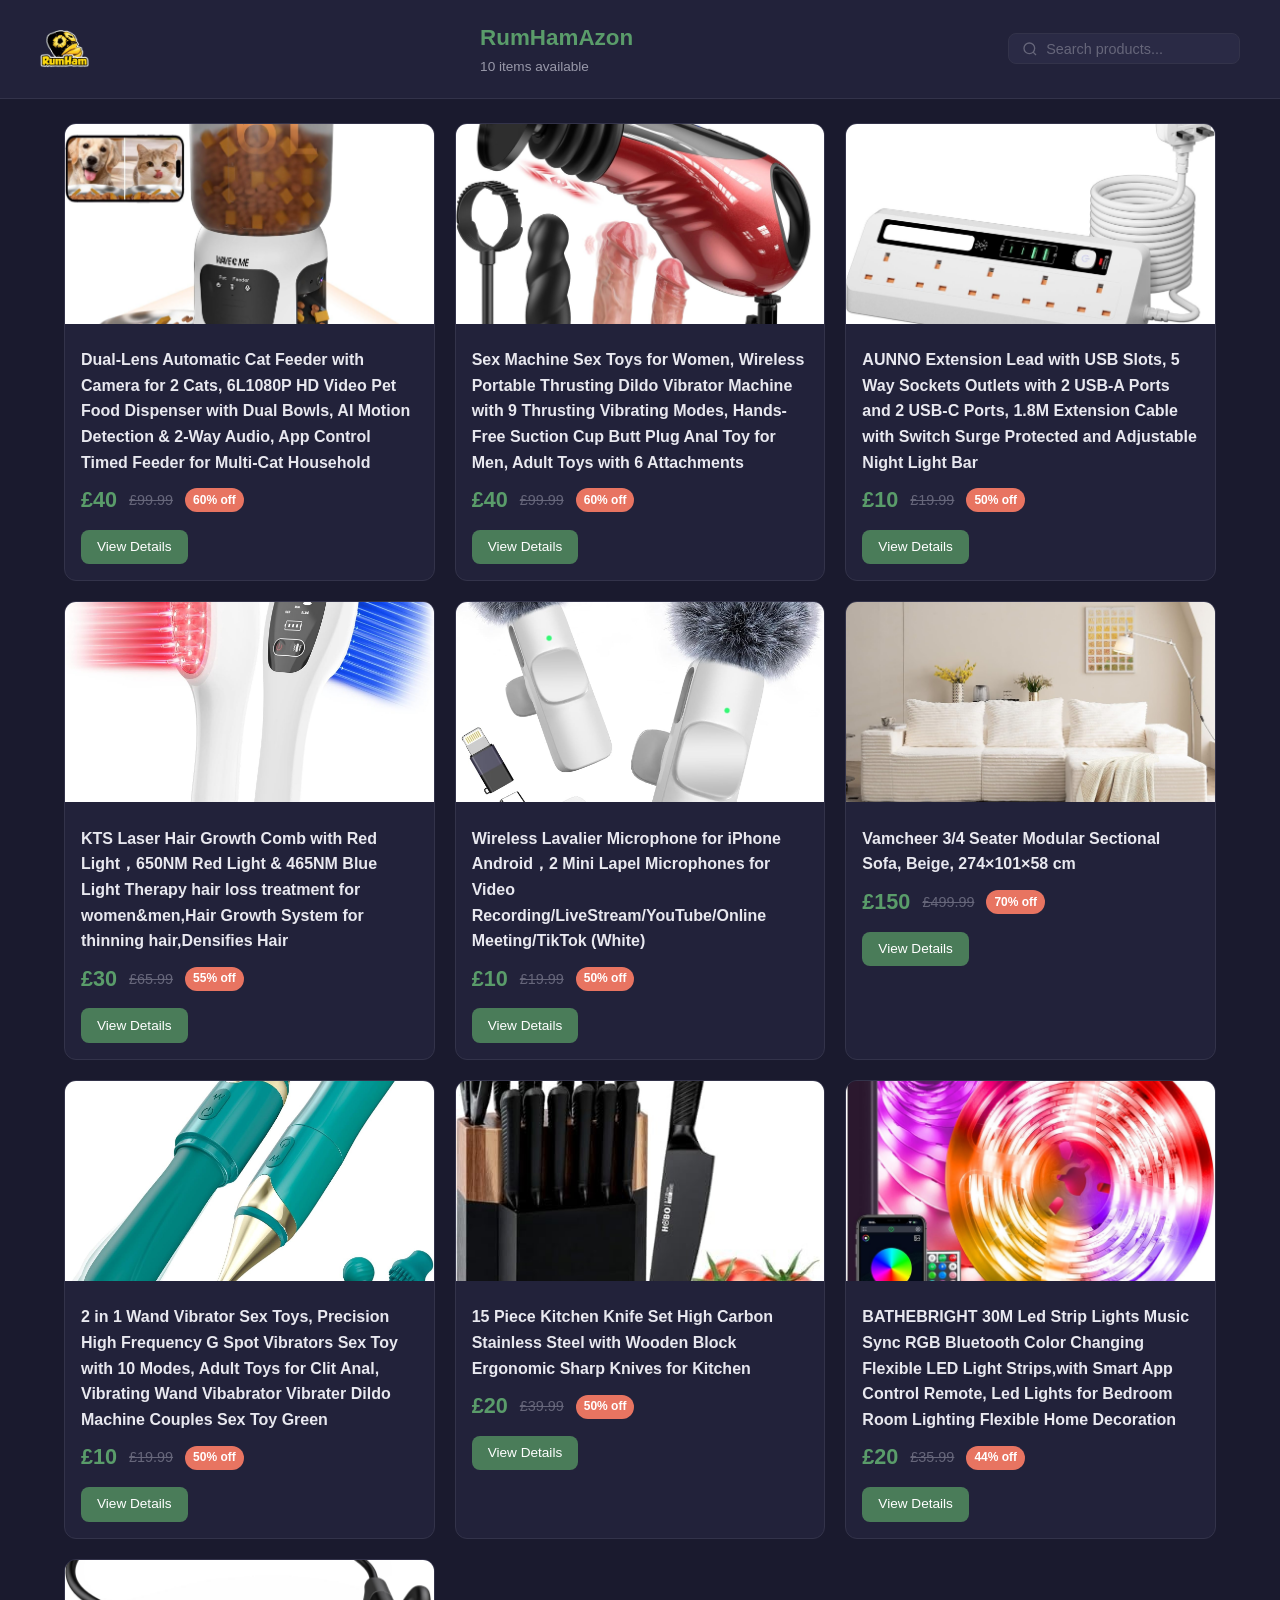
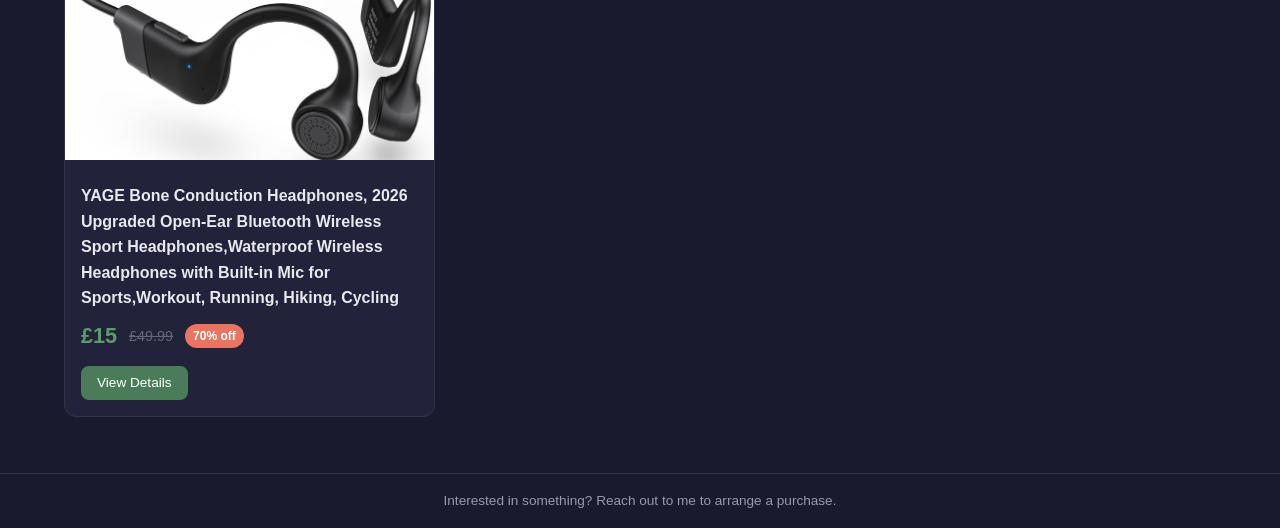
<file: index.html>
<!DOCTYPE html>
<html lang="en">
<head>
  <meta charset="UTF-8">
  <meta name="viewport" content="width=device-width, initial-scale=1.0">
  <title>RumHamAzon</title>
  <link rel="stylesheet" href="style.css">
</head>
<body>
  <header class="header">
    <div class="header-inner">
      <a href="index.html" class="logo-link">
        <img src="logo.png" alt="RumHamAzon" class="site-logo">
      </a>
      <div>
        <div class="site-title">RumHamAzon</div>
        <div class="item-count" id="item-count"></div>
      </div>
      <div class="search-box">
        <svg width="16" height="16" viewBox="0 0 24 24" fill="none" stroke="currentColor" stroke-width="2"><circle cx="11" cy="11" r="8"/><path d="m21 21-4.3-4.3"/></svg>
        <input type="search" id="search" placeholder="Search products...">
      </div>
    </div>
  </header>

  <div class="container">
    <div class="loading" id="loading">Loading products...</div>
    <div class="product-grid" id="product-grid"></div>
    <div class="empty-state" id="empty-state" style="display:none">
      <p>No products found</p>
      <p>Try a different search term</p>
    </div>
  </div>

  <div class="contact-bar">
    Interested in something? Reach out to me to arrange a purchase.
  </div>

  <script src="store.js"></script>
</body>
</html>
</file>
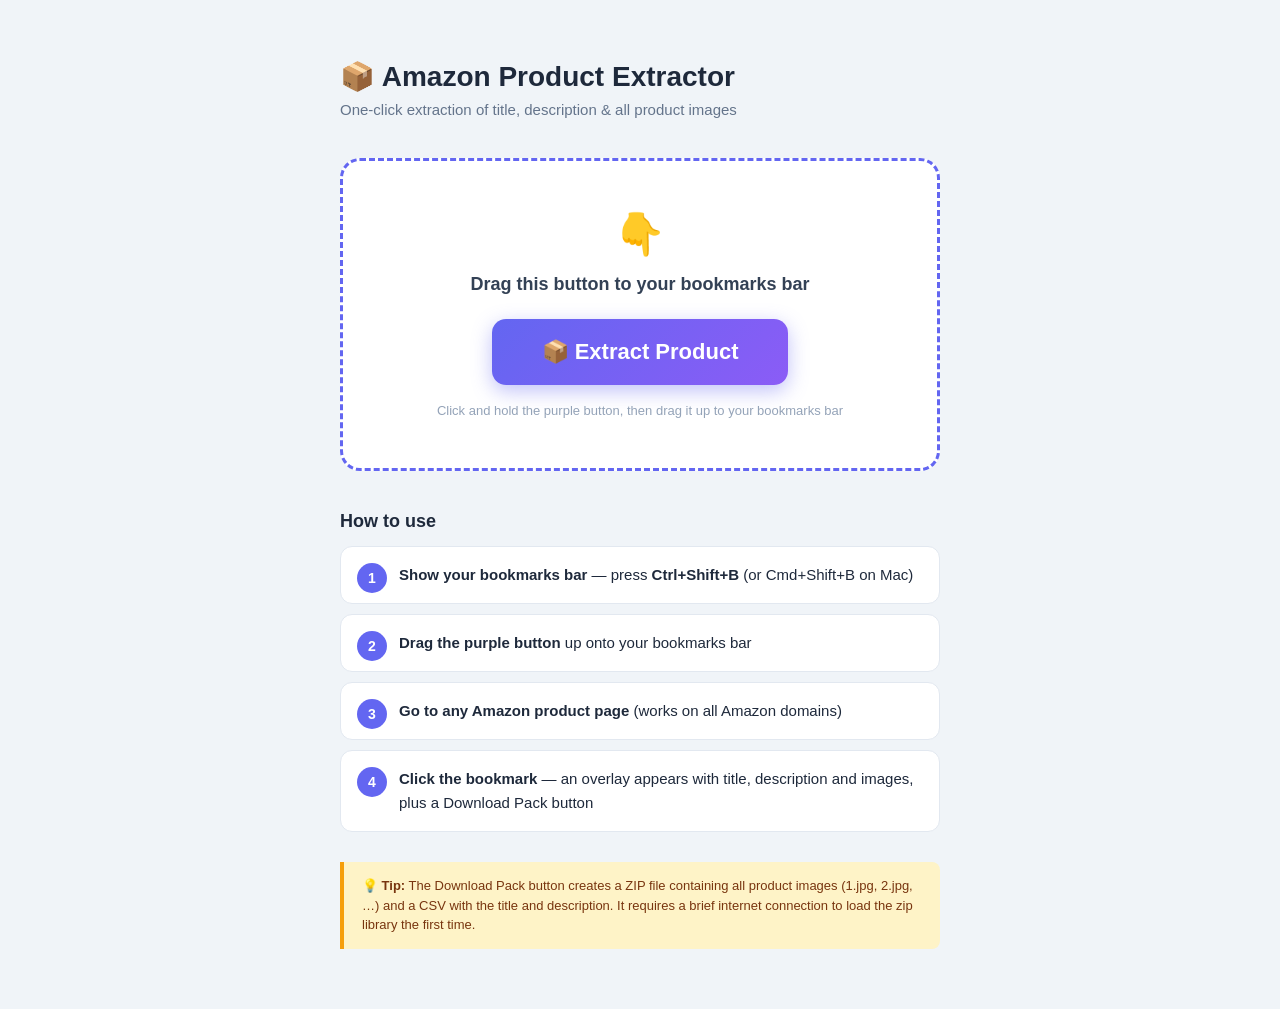
<file: (new) Amazon Extractor.html>
<!DOCTYPE html>
<html lang="en">
<head>
<meta charset="UTF-8">
<title>Amazon Product Extractor</title>
<style>
* { margin: 0; padding: 0; box-sizing: border-box; }
body {
  font-family: -apple-system, BlinkMacSystemFont, 'Segoe UI', Roboto, sans-serif;
  background: #f0f4f8;
  color: #1e293b;
  min-height: 100vh;
  display: flex;
  justify-content: center;
  padding: 60px 20px;
}
.wrap { max-width: 600px; width: 100%; }
h1 { font-size: 28px; margin-bottom: 8px; }
.sub { color: #64748b; font-size: 15px; margin-bottom: 40px; }

.drag-box {
  background: #fff;
  border: 3px dashed #6366f1;
  border-radius: 20px;
  padding: 50px 30px;
  text-align: center;
  margin-bottom: 40px;
}
.drag-box p {
  font-size: 18px;
  font-weight: 600;
  margin-bottom: 24px;
  color: #334155;
}
.drag-box .arrow {
  font-size: 40px;
  display: block;
  margin-bottom: 16px;
  animation: bob 1.2s ease-in-out infinite;
}
@keyframes bob {
  0%,100% { transform: translateY(0); }
  50% { transform: translateY(-10px); }
}

#bookmarklet-link {
  display: inline-block;
  background: linear-gradient(135deg, #6366f1, #8b5cf6);
  color: #fff;
  font-size: 22px;
  font-weight: 800;
  padding: 20px 50px;
  border-radius: 14px;
  text-decoration: none;
  cursor: grab;
  box-shadow: 0 6px 20px rgba(99,102,241,0.4);
  transition: transform .15s;
}
#bookmarklet-link:hover { transform: scale(1.06); }
#bookmarklet-link:active { cursor: grabbing; }

.hint { display: block; margin-top: 18px; font-size: 13px; color: #94a3b8; }

h2 { font-size: 18px; margin-bottom: 14px; }
ol.steps { list-style: none; counter-reset: s; margin-bottom: 30px; }
ol.steps li {
  counter-increment: s;
  background: #fff;
  border: 1px solid #e2e8f0;
  border-radius: 12px;
  padding: 16px 16px 16px 58px;
  margin-bottom: 10px;
  position: relative;
  font-size: 15px;
  line-height: 1.6;
}
ol.steps li::before {
  content: counter(s);
  position: absolute; left: 16px; top: 16px;
  width: 30px; height: 30px;
  background: #6366f1; color: #fff;
  border-radius: 50%;
  display: flex; align-items: center; justify-content: center;
  font-weight: 700; font-size: 14px;
}

.note {
  background: #fef3c7; border-left: 4px solid #f59e0b;
  border-radius: 0 8px 8px 0;
  padding: 14px 18px; font-size: 13px; color: #78350f; line-height: 1.5;
}
</style>
</head>
<body>
<div class="wrap">

<h1>📦 Amazon Product Extractor</h1>
<p class="sub">One-click extraction of title, description &amp; all product images</p>

<div class="drag-box">
  <span class="arrow">👇</span>
  <p>Drag this button to your bookmarks bar</p>
  <a id="bookmarklet-link" href="#">📦 Extract Product</a>
  <span class="hint">Click and hold the purple button, then drag it up to your bookmarks bar</span>
</div>

<h2>How to use</h2>
<ol class="steps">
  <li><strong>Show your bookmarks bar</strong> — press <strong>Ctrl+Shift+B</strong> (or Cmd+Shift+B on Mac)</li>
  <li><strong>Drag the purple button</strong> up onto your bookmarks bar</li>
  <li><strong>Go to any Amazon product page</strong> (works on all Amazon domains)</li>
  <li><strong>Click the bookmark</strong> — an overlay appears with title, description and images, plus a Download Pack button</li>
</ol>

<div class="note">
  <strong>💡 Tip:</strong> The Download Pack button creates a ZIP file containing all product images (1.jpg, 2.jpg, …) and a CSV with the title and description. It requires a brief internet connection to load the zip library the first time.
</div>

</div>

<script>
var code = function(){

  /* ---- EXTRACT TITLE ---- */
  var title = '';
  var el = document.getElementById('productTitle');
  if (el) title = el.innerText.trim();

  /* ---- EXTRACT DESCRIPTION ---- */
  var desc = '';
  var fb = document.getElementById('feature-bullets');
  if (fb) {
    var items = fb.querySelectorAll('li .a-list-item');
    var pts = [];
    for (var i = 0; i < items.length; i++) {
      var tx = items[i].innerText.trim();
      if (tx && tx.length > 2) pts.push(tx);
    }
    desc = pts.join('\n');
  }
  if (!desc) {
    var pd = document.getElementById('productDescription');
    if (pd) desc = pd.innerText.trim();
  }

  /* ---- EXTRACT IMAGES ---- */
  var imgs = [];
  var seen = {};

  function extractArray(text, startIdx) {
    if (text.charAt(startIdx) !== '[') return null;
    var depth = 0;
    for (var i = startIdx; i < text.length && i < startIdx + 50000; i++) {
      if (text.charAt(i) === '[') depth++;
      else if (text.charAt(i) === ']') { depth--; if (depth === 0) return text.substring(startIdx, i + 1); }
    }
    return null;
  }

  /* Method 1: colorImages.initial */
  var scripts = document.querySelectorAll('script:not([src])');
  for (var i = 0; i < scripts.length; i++) {
    var txt = scripts[i].textContent || '';
    var ciIdx = txt.indexOf('colorImages');
    if (ciIdx === -1) continue;
    var iniIdx = txt.indexOf('initial', ciIdx);
    if (iniIdx === -1 || iniIdx > ciIdx + 200) continue;
    var bracketIdx = txt.indexOf('[', iniIdx);
    if (bracketIdx === -1 || bracketIdx > iniIdx + 50) continue;
    var arrStr = extractArray(txt, bracketIdx);
    if (!arrStr) continue;
    try {
      var arr = JSON.parse(arrStr);
      for (var j = 0; j < arr.length; j++) {
        var u = arr[j].hiRes || arr[j].large;
        if (u && !seen[u]) { seen[u] = 1; imgs.push(u); }
      }
    } catch(e){}
    if (imgs.length > 0) break;
  }

  /* Method 2: ImageBlockATF */
  if (imgs.length === 0) {
    for (var i = 0; i < scripts.length; i++) {
      var txt = scripts[i].textContent || '';
      var ibIdx = txt.indexOf('ImageBlockATF');
      if (ibIdx === -1) continue;
      var ciIdx2 = txt.indexOf('colorImages', ibIdx);
      if (ciIdx2 > -1 && ciIdx2 < ibIdx + 5000) {
        var iniIdx2 = txt.indexOf('initial', ciIdx2);
        if (iniIdx2 > -1 && iniIdx2 < ciIdx2 + 200) {
          var bIdx2 = txt.indexOf('[', iniIdx2);
          if (bIdx2 > -1 && bIdx2 < iniIdx2 + 50) {
            var arrStr2 = extractArray(txt, bIdx2);
            if (arrStr2) {
              try {
                var arr2 = JSON.parse(arrStr2);
                for (var j = 0; j < arr2.length; j++) {
                  var u2 = arr2[j].hiRes || arr2[j].large;
                  if (u2 && !seen[u2]) { seen[u2] = 1; imgs.push(u2); }
                }
              } catch(e){}
            }
          }
        }
      }
      if (imgs.length > 0) break;
    }
  }

  /* Method 3: thumbnail strip */
  if (imgs.length === 0) {
    var thumbs = document.querySelectorAll('#altImages .imageThumbnail img, #altImages .a-button-thumbnail img');
    for (var i = 0; i < thumbs.length; i++) {
      var s = thumbs[i].src || '';
      if (s.indexOf('images/I/') > -1) {
        var big = s.replace(/\._[A-Za-z0-9_,]+_\./, '._AC_SL1500_.');
        if (!seen[big]) { seen[big] = 1; imgs.push(big); }
      }
    }
  }

  /* Method 4: landingImage fallback */
  if (imgs.length === 0) {
    var mainImg = document.getElementById('landingImage') || document.getElementById('imgBlkFront');
    if (mainImg) {
      var dyn = mainImg.getAttribute('data-a-dynamic-image');
      if (dyn) {
        try {
          var obj = JSON.parse(dyn);
          var bestUrl = ''; var bestW = 0;
          for (var u in obj) { if (obj[u][0] > bestW) { bestW = obj[u][0]; bestUrl = u; } }
          if (bestUrl) imgs.push(bestUrl);
        } catch(e){}
      } else if (mainImg.src) {
        imgs.push(mainImg.src);
      }
    }
  }

  if (!title && imgs.length === 0) {
    alert('No product data found. Make sure you are on an Amazon product page.');
    return;
  }

  /* ---- DOWNLOAD PACK ---- */
  window.__amzDlPack = function() {
    var btn = document.getElementById('dlPackBtn');
    btn.textContent = 'Loading…';
    btn.disabled = true;

    function doZip() {
      var zip = new JSZip();

      /* CSV — Title and Description only */
      function sanitiseCsvField(str) {
        return str
          .replace(/\r\n/g, ' | ')   /* Windows newlines → separator */
          .replace(/\r/g, ' | ')      /* old Mac newlines */
          .replace(/\n/g, ' | ')      /* Unix newlines */
          .replace(/\t/g, ' ')        /* tabs → space */
          .replace(/[\x00-\x08\x0B\x0C\x0E-\x1F\x7F]/g, '') /* strip other control chars */
          .replace(/"/g, '""')        /* escape double-quotes */
          .trim();
      }
      var csvTitle = sanitiseCsvField(title);
      var csvDesc = sanitiseCsvField(desc);
      var csv = '"Title","Description"\n"' + csvTitle + '","' + csvDesc + '"';
      zip.file('product.csv', csv);

      /* Images */
      var total = imgs.length;
      if (total === 0) {
        zip.generateAsync({type:'blob'}).then(function(blob){
          var a = document.createElement('a');
          a.href = URL.createObjectURL(blob);
          a.download = 'amazon-product-pack.zip';
          document.body.appendChild(a); a.click(); document.body.removeChild(a);
          btn.textContent = '✅ Pack downloaded!';
          btn.disabled = false;
        });
        return;
      }

      var done = 0;
      function checkDone() {
        done++;
        btn.textContent = 'Packing ' + done + '/' + total + '…';
        if (done === total) {
          zip.generateAsync({type:'blob'}).then(function(blob){
            var a = document.createElement('a');
            a.href = URL.createObjectURL(blob);
            a.download = 'amazon-product-pack.zip';
            document.body.appendChild(a); a.click(); document.body.removeChild(a);
            btn.textContent = '✅ Pack downloaded!';
            btn.disabled = false;
          });
        }
      }

      imgs.forEach(function(url, idx) {
        var img = new Image();
        img.crossOrigin = 'anonymous';
        img.onload = function() {
          try {
            var c = document.createElement('canvas');
            c.width = img.naturalWidth; c.height = img.naturalHeight;
            c.getContext('2d').drawImage(img, 0, 0);
            c.toBlob(function(blob) {
              var reader = new FileReader();
              reader.onload = function() {
                var b64 = reader.result.split(',')[1];
                zip.file((idx + 1) + '.jpg', b64, {base64: true});
                checkDone();
              };
              reader.readAsDataURL(blob);
            }, 'image/jpeg', 0.95);
          } catch(e) { checkDone(); }
        };
        img.onerror = function() { checkDone(); };
        img.src = url;
      });
    }

    /* Load JSZip from CDN if not already present */
    if (typeof JSZip !== 'undefined') {
      doZip();
    } else {
      var s = document.createElement('script');
      s.src = 'https://cdnjs.cloudflare.com/ajax/libs/jszip/3.10.1/jszip.min.js';
      s.onload = doZip;
      s.onerror = function() {
        btn.textContent = '⬇ Download Pack';
        btn.disabled = false;
        alert('Could not load zip library. Please check your internet connection.');
      };
      document.head.appendChild(s);
    }
  };

  /* ---- BUILD OVERLAY ---- */
  var old = document.getElementById('amzExtOverlay');
  if (old) old.remove();

  var ov = document.createElement('div');
  ov.id = 'amzExtOverlay';
  ov.style.cssText = 'position:fixed;top:0;left:0;width:100%;height:100%;background:rgba(15,23,42,.95);z-index:999999;overflow-y:auto;font-family:-apple-system,BlinkMacSystemFont,Segoe UI,Roboto,sans-serif;color:#e2e8f0';

  var h = '<div style="max-width:850px;margin:0 auto;padding:30px 20px">';

  /* Close button */
  h += '<div style="text-align:right"><button onclick="document.getElementById(\'amzExtOverlay\').remove()" style="background:#ef4444;color:#fff;border:none;padding:10px 24px;border-radius:8px;font-size:16px;font-weight:700;cursor:pointer">\u2715 Close</button></div>';

  /* Title */
  h += '<h1 style="font-size:22px;color:#fff;margin:20px 0 6px">Product Title</h1>';
  h += '<div style="background:#1e293b;padding:16px;border-radius:10px;margin-bottom:20px;font-size:15px;line-height:1.5;word-break:break-word">' + (title || '<em>Not found</em>') + '</div>';

  /* Description */
  h += '<h2 style="font-size:18px;color:#fff;margin:20px 0 6px">Description</h2>';
  var descHtml = desc ? desc.replace(/&/g,'&amp;').replace(/</g,'&lt;').replace(/\n/g,'<br>') : '<em>Not found</em>';
  h += '<div style="background:#1e293b;padding:16px;border-radius:10px;margin-bottom:20px;font-size:14px;line-height:1.6">' + descHtml + '</div>';

  /* Images */
  h += '<h2 style="font-size:18px;color:#fff;margin:20px 0 10px">Product Images (' + imgs.length + ')</h2>';

  if (imgs.length > 0) {
    /* Download Pack button */
    h += '<div style="margin-bottom:20px">';
    h += '<button id="dlPackBtn" onclick="window.__amzDlPack()" style="background:#10b981;color:#fff;border:none;padding:12px 28px;border-radius:8px;cursor:pointer;font-size:15px;font-weight:700">\u2b07 Download Pack (' + imgs.length + ' images + CSV)</button>';
    h += '</div>';

    /* Individual image previews */
    for (var i = 0; i < imgs.length; i++) {
      var imgUrl = imgs[i];
      h += '<div style="background:#1e293b;border-radius:12px;padding:16px;margin-bottom:12px">';
      h += '<div style="font-size:14px;font-weight:700;color:#818cf8;margin-bottom:8px">Image ' + (i+1) + ' of ' + imgs.length + '</div>';
      h += '<img src="' + imgUrl + '" style="max-width:100%;max-height:300px;border-radius:8px;display:block" />';
      h += '</div>';
    }
  } else {
    h += '<p style="color:#94a3b8">No images found</p>';
  }

  h += '</div>';
  ov.innerHTML = h;
  document.body.appendChild(ov);
};

var js = '(' + code.toString() + ')()';
document.getElementById('bookmarklet-link').href = 'javascript:' + encodeURIComponent(js);
</script>
</body>
</html>
</file>
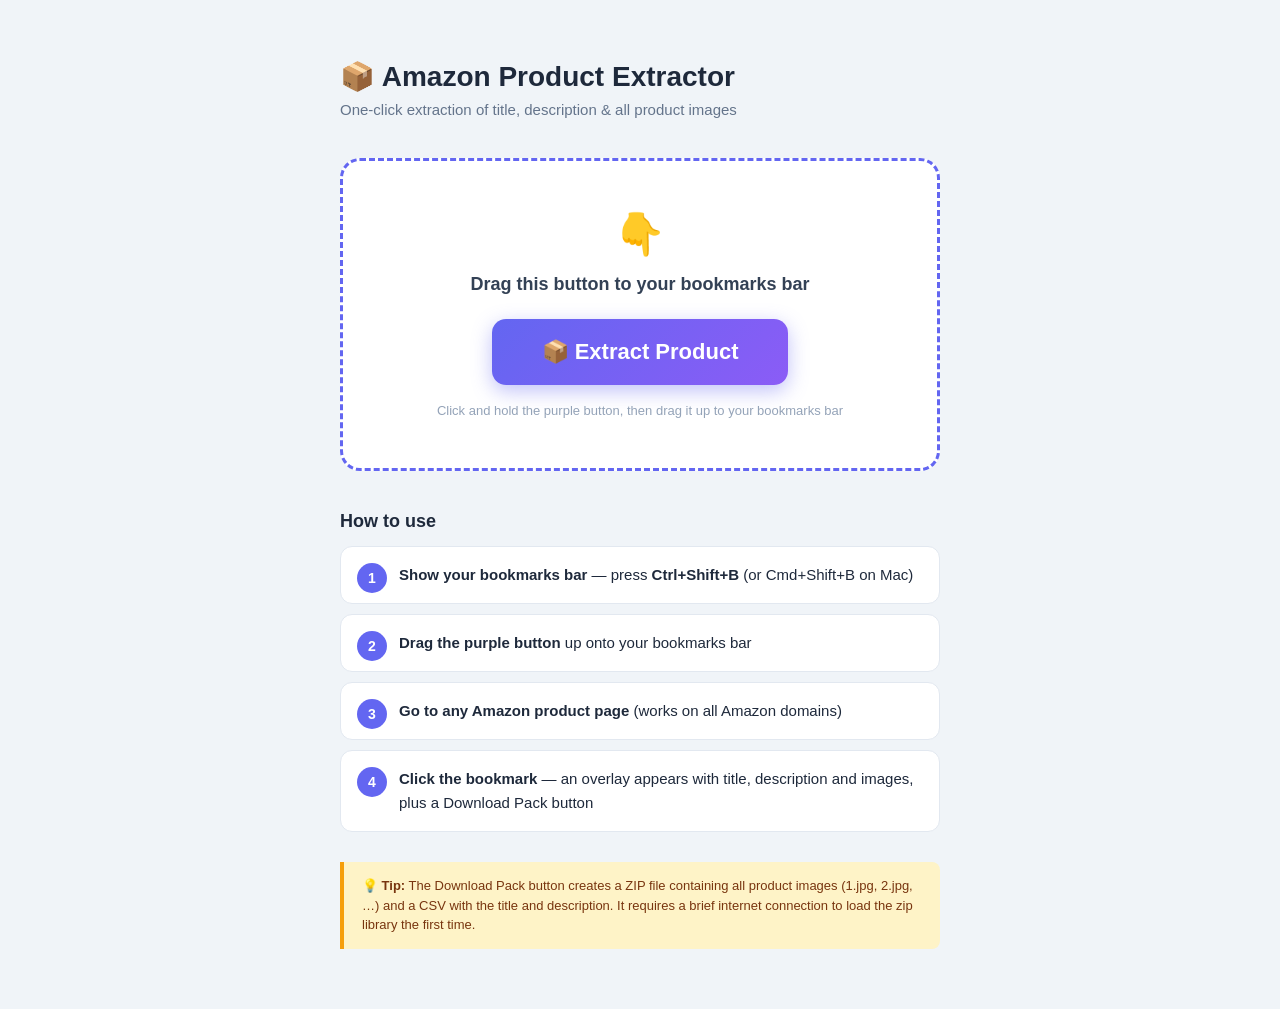
<file: (old) Amazon Extractor.html>
<!DOCTYPE html>
<html lang="en">
<head>
<meta charset="UTF-8">
<title>Amazon Product Extractor</title>
<style>
* { margin: 0; padding: 0; box-sizing: border-box; }
body {
  font-family: -apple-system, BlinkMacSystemFont, 'Segoe UI', Roboto, sans-serif;
  background: #f0f4f8;
  color: #1e293b;
  min-height: 100vh;
  display: flex;
  justify-content: center;
  padding: 60px 20px;
}
.wrap { max-width: 600px; width: 100%; }
h1 { font-size: 28px; margin-bottom: 8px; }
.sub { color: #64748b; font-size: 15px; margin-bottom: 40px; }

.drag-box {
  background: #fff;
  border: 3px dashed #6366f1;
  border-radius: 20px;
  padding: 50px 30px;
  text-align: center;
  margin-bottom: 40px;
}
.drag-box p {
  font-size: 18px;
  font-weight: 600;
  margin-bottom: 24px;
  color: #334155;
}
.drag-box .arrow {
  font-size: 40px;
  display: block;
  margin-bottom: 16px;
  animation: bob 1.2s ease-in-out infinite;
}
@keyframes bob {
  0%,100% { transform: translateY(0); }
  50% { transform: translateY(-10px); }
}

#bookmarklet-link {
  display: inline-block;
  background: linear-gradient(135deg, #6366f1, #8b5cf6);
  color: #fff;
  font-size: 22px;
  font-weight: 800;
  padding: 20px 50px;
  border-radius: 14px;
  text-decoration: none;
  cursor: grab;
  box-shadow: 0 6px 20px rgba(99,102,241,0.4);
  transition: transform .15s;
}
#bookmarklet-link:hover { transform: scale(1.06); }
#bookmarklet-link:active { cursor: grabbing; }

.hint { display: block; margin-top: 18px; font-size: 13px; color: #94a3b8; }

h2 { font-size: 18px; margin-bottom: 14px; }
ol.steps { list-style: none; counter-reset: s; margin-bottom: 30px; }
ol.steps li {
  counter-increment: s;
  background: #fff;
  border: 1px solid #e2e8f0;
  border-radius: 12px;
  padding: 16px 16px 16px 58px;
  margin-bottom: 10px;
  position: relative;
  font-size: 15px;
  line-height: 1.6;
}
ol.steps li::before {
  content: counter(s);
  position: absolute; left: 16px; top: 16px;
  width: 30px; height: 30px;
  background: #6366f1; color: #fff;
  border-radius: 50%;
  display: flex; align-items: center; justify-content: center;
  font-weight: 700; font-size: 14px;
}

.note {
  background: #fef3c7; border-left: 4px solid #f59e0b;
  border-radius: 0 8px 8px 0;
  padding: 14px 18px; font-size: 13px; color: #78350f; line-height: 1.5;
}
</style>
</head>
<body>
<div class="wrap">

<h1>📦 Amazon Product Extractor</h1>
<p class="sub">One-click extraction of title, description &amp; all product images</p>

<div class="drag-box">
  <span class="arrow">👇</span>
  <p>Drag this button to your bookmarks bar</p>
  <a id="bookmarklet-link" href="#">📦 Extract Product</a>
  <span class="hint">Click and hold the purple button, then drag it up to your bookmarks bar</span>
</div>

<h2>How to use</h2>
<ol class="steps">
  <li><strong>Show your bookmarks bar</strong> — press <strong>Ctrl+Shift+B</strong> (or Cmd+Shift+B on Mac)</li>
  <li><strong>Drag the purple button</strong> up onto your bookmarks bar</li>
  <li><strong>Go to any Amazon product page</strong> (works on all Amazon domains)</li>
  <li><strong>Click the bookmark</strong> — an overlay appears with title, description and images, plus a Download Pack button</li>
</ol>

<div class="note">
  <strong>💡 Tip:</strong> The Download Pack button creates a ZIP file containing all product images (1.jpg, 2.jpg, …) and a CSV with the title and description. It requires a brief internet connection to load the zip library the first time.
</div>

</div>

<script>
var code = function(){

  /* ---- EXTRACT TITLE ---- */
  var title = '';
  var el = document.getElementById('productTitle');
  if (el) title = el.innerText.trim();

  /* ---- EXTRACT DESCRIPTION ---- */
  var desc = '';
  var fb = document.getElementById('feature-bullets');
  if (fb) {
    var items = fb.querySelectorAll('li .a-list-item');
    var pts = [];
    for (var i = 0; i < items.length; i++) {
      var tx = items[i].innerText.trim();
      if (tx && tx.length > 2) pts.push(tx);
    }
    desc = pts.join('\n');
  }
  if (!desc) {
    var pd = document.getElementById('productDescription');
    if (pd) desc = pd.innerText.trim();
  }

  /* ---- EXTRACT IMAGES ---- */
  var imgs = [];
  var seen = {};

  function extractArray(text, startIdx) {
    if (text.charAt(startIdx) !== '[') return null;
    var depth = 0;
    for (var i = startIdx; i < text.length && i < startIdx + 50000; i++) {
      if (text.charAt(i) === '[') depth++;
      else if (text.charAt(i) === ']') { depth--; if (depth === 0) return text.substring(startIdx, i + 1); }
    }
    return null;
  }

  /* Method 1: colorImages.initial */
  var scripts = document.querySelectorAll('script:not([src])');
  for (var i = 0; i < scripts.length; i++) {
    var txt = scripts[i].textContent || '';
    var ciIdx = txt.indexOf('colorImages');
    if (ciIdx === -1) continue;
    var iniIdx = txt.indexOf('initial', ciIdx);
    if (iniIdx === -1 || iniIdx > ciIdx + 200) continue;
    var bracketIdx = txt.indexOf('[', iniIdx);
    if (bracketIdx === -1 || bracketIdx > iniIdx + 50) continue;
    var arrStr = extractArray(txt, bracketIdx);
    if (!arrStr) continue;
    try {
      var arr = JSON.parse(arrStr);
      for (var j = 0; j < arr.length; j++) {
        var u = arr[j].hiRes || arr[j].large;
        if (u && !seen[u]) { seen[u] = 1; imgs.push(u); }
      }
    } catch(e){}
    if (imgs.length > 0) break;
  }

  /* Method 2: ImageBlockATF */
  if (imgs.length === 0) {
    for (var i = 0; i < scripts.length; i++) {
      var txt = scripts[i].textContent || '';
      var ibIdx = txt.indexOf('ImageBlockATF');
      if (ibIdx === -1) continue;
      var ciIdx2 = txt.indexOf('colorImages', ibIdx);
      if (ciIdx2 > -1 && ciIdx2 < ibIdx + 5000) {
        var iniIdx2 = txt.indexOf('initial', ciIdx2);
        if (iniIdx2 > -1 && iniIdx2 < ciIdx2 + 200) {
          var bIdx2 = txt.indexOf('[', iniIdx2);
          if (bIdx2 > -1 && bIdx2 < iniIdx2 + 50) {
            var arrStr2 = extractArray(txt, bIdx2);
            if (arrStr2) {
              try {
                var arr2 = JSON.parse(arrStr2);
                for (var j = 0; j < arr2.length; j++) {
                  var u2 = arr2[j].hiRes || arr2[j].large;
                  if (u2 && !seen[u2]) { seen[u2] = 1; imgs.push(u2); }
                }
              } catch(e){}
            }
          }
        }
      }
      if (imgs.length > 0) break;
    }
  }

  /* Method 3: thumbnail strip */
  if (imgs.length === 0) {
    var thumbs = document.querySelectorAll('#altImages .imageThumbnail img, #altImages .a-button-thumbnail img');
    for (var i = 0; i < thumbs.length; i++) {
      var s = thumbs[i].src || '';
      if (s.indexOf('images/I/') > -1) {
        var big = s.replace(/\._[A-Za-z0-9_,]+_\./, '._AC_SL1500_.');
        if (!seen[big]) { seen[big] = 1; imgs.push(big); }
      }
    }
  }

  /* Method 4: landingImage fallback */
  if (imgs.length === 0) {
    var mainImg = document.getElementById('landingImage') || document.getElementById('imgBlkFront');
    if (mainImg) {
      var dyn = mainImg.getAttribute('data-a-dynamic-image');
      if (dyn) {
        try {
          var obj = JSON.parse(dyn);
          var bestUrl = ''; var bestW = 0;
          for (var u in obj) { if (obj[u][0] > bestW) { bestW = obj[u][0]; bestUrl = u; } }
          if (bestUrl) imgs.push(bestUrl);
        } catch(e){}
      } else if (mainImg.src) {
        imgs.push(mainImg.src);
      }
    }
  }

  if (!title && imgs.length === 0) {
    alert('No product data found. Make sure you are on an Amazon product page.');
    return;
  }

  /* ---- DOWNLOAD PACK ---- */
  window.__amzDlPack = function() {
    var btn = document.getElementById('dlPackBtn');
    btn.textContent = 'Loading…';
    btn.disabled = true;

    function doZip() {
      var zip = new JSZip();

      /* CSV — Title and Description only */
      var csvTitle = title.replace(/"/g, '""');
      var csvDesc = desc.replace(/"/g, '""');
      var csv = '"Title","Description"\n"' + csvTitle + '","' + csvDesc + '"';
      zip.file('product.csv', csv);

      /* Images */
      var total = imgs.length;
      if (total === 0) {
        zip.generateAsync({type:'blob'}).then(function(blob){
          var a = document.createElement('a');
          a.href = URL.createObjectURL(blob);
          a.download = 'amazon-product-pack.zip';
          document.body.appendChild(a); a.click(); document.body.removeChild(a);
          btn.textContent = '✅ Pack downloaded!';
          btn.disabled = false;
        });
        return;
      }

      var done = 0;
      function checkDone() {
        done++;
        btn.textContent = 'Packing ' + done + '/' + total + '…';
        if (done === total) {
          zip.generateAsync({type:'blob'}).then(function(blob){
            var a = document.createElement('a');
            a.href = URL.createObjectURL(blob);
            a.download = 'amazon-product-pack.zip';
            document.body.appendChild(a); a.click(); document.body.removeChild(a);
            btn.textContent = '✅ Pack downloaded!';
            btn.disabled = false;
          });
        }
      }

      imgs.forEach(function(url, idx) {
        var img = new Image();
        img.crossOrigin = 'anonymous';
        img.onload = function() {
          try {
            var c = document.createElement('canvas');
            c.width = img.naturalWidth; c.height = img.naturalHeight;
            c.getContext('2d').drawImage(img, 0, 0);
            c.toBlob(function(blob) {
              var reader = new FileReader();
              reader.onload = function() {
                var b64 = reader.result.split(',')[1];
                zip.file((idx + 1) + '.jpg', b64, {base64: true});
                checkDone();
              };
              reader.readAsDataURL(blob);
            }, 'image/jpeg', 0.95);
          } catch(e) { checkDone(); }
        };
        img.onerror = function() { checkDone(); };
        img.src = url;
      });
    }

    /* Load JSZip from CDN if not already present */
    if (typeof JSZip !== 'undefined') {
      doZip();
    } else {
      var s = document.createElement('script');
      s.src = 'https://cdnjs.cloudflare.com/ajax/libs/jszip/3.10.1/jszip.min.js';
      s.onload = doZip;
      s.onerror = function() {
        btn.textContent = '⬇ Download Pack';
        btn.disabled = false;
        alert('Could not load zip library. Please check your internet connection.');
      };
      document.head.appendChild(s);
    }
  };

  /* ---- BUILD OVERLAY ---- */
  var old = document.getElementById('amzExtOverlay');
  if (old) old.remove();

  var ov = document.createElement('div');
  ov.id = 'amzExtOverlay';
  ov.style.cssText = 'position:fixed;top:0;left:0;width:100%;height:100%;background:rgba(15,23,42,.95);z-index:999999;overflow-y:auto;font-family:-apple-system,BlinkMacSystemFont,Segoe UI,Roboto,sans-serif;color:#e2e8f0';

  var h = '<div style="max-width:850px;margin:0 auto;padding:30px 20px">';

  /* Close button */
  h += '<div style="text-align:right"><button onclick="document.getElementById(\'amzExtOverlay\').remove()" style="background:#ef4444;color:#fff;border:none;padding:10px 24px;border-radius:8px;font-size:16px;font-weight:700;cursor:pointer">\u2715 Close</button></div>';

  /* Title */
  h += '<h1 style="font-size:22px;color:#fff;margin:20px 0 6px">Product Title</h1>';
  h += '<div style="background:#1e293b;padding:16px;border-radius:10px;margin-bottom:20px;font-size:15px;line-height:1.5;word-break:break-word">' + (title || '<em>Not found</em>') + '</div>';

  /* Description */
  h += '<h2 style="font-size:18px;color:#fff;margin:20px 0 6px">Description</h2>';
  var descHtml = desc ? desc.replace(/&/g,'&amp;').replace(/</g,'&lt;').replace(/\n/g,'<br>') : '<em>Not found</em>';
  h += '<div style="background:#1e293b;padding:16px;border-radius:10px;margin-bottom:20px;font-size:14px;line-height:1.6">' + descHtml + '</div>';

  /* Images */
  h += '<h2 style="font-size:18px;color:#fff;margin:20px 0 10px">Product Images (' + imgs.length + ')</h2>';

  if (imgs.length > 0) {
    /* Download Pack button */
    h += '<div style="margin-bottom:20px">';
    h += '<button id="dlPackBtn" onclick="window.__amzDlPack()" style="background:#10b981;color:#fff;border:none;padding:12px 28px;border-radius:8px;cursor:pointer;font-size:15px;font-weight:700">\u2b07 Download Pack (' + imgs.length + ' images + CSV)</button>';
    h += '</div>';

    /* Individual image previews */
    for (var i = 0; i < imgs.length; i++) {
      var imgUrl = imgs[i];
      h += '<div style="background:#1e293b;border-radius:12px;padding:16px;margin-bottom:12px">';
      h += '<div style="font-size:14px;font-weight:700;color:#818cf8;margin-bottom:8px">Image ' + (i+1) + ' of ' + imgs.length + '</div>';
      h += '<img src="' + imgUrl + '" style="max-width:100%;max-height:300px;border-radius:8px;display:block" />';
      h += '</div>';
    }
  } else {
    h += '<p style="color:#94a3b8">No images found</p>';
  }

  h += '</div>';
  ov.innerHTML = h;
  document.body.appendChild(ov);
};

var js = '(' + code.toString() + ')()';
document.getElementById('bookmarklet-link').href = 'javascript:' + encodeURIComponent(js);
</script>
</body>
</html>
</file>
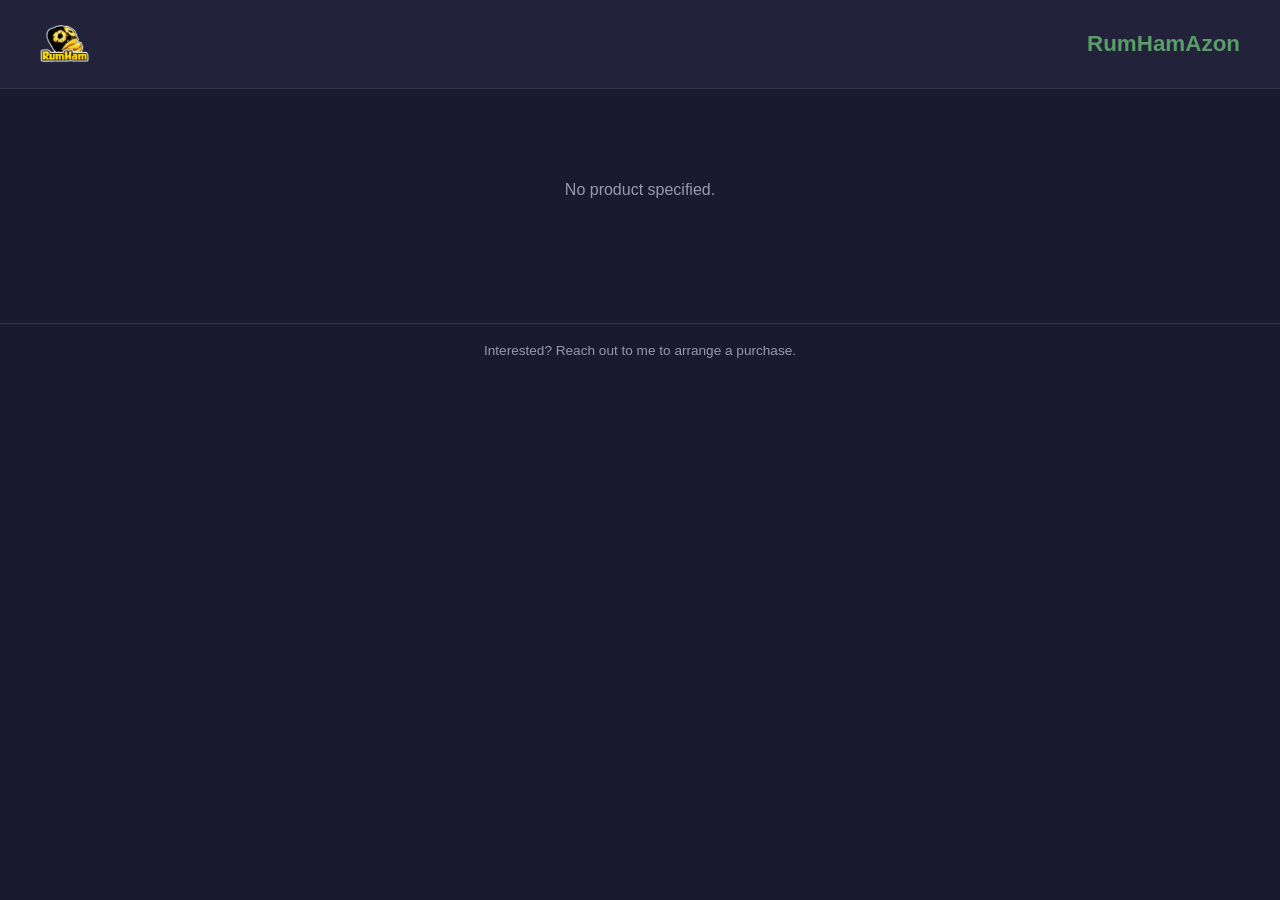
<file: product.html>
<!DOCTYPE html>
<html lang="en">
<head>
  <meta charset="UTF-8">
  <meta name="viewport" content="width=device-width, initial-scale=1.0">
  <title>Product Details — RumHamAzon</title>
  <link rel="stylesheet" href="style.css">
</head>
<body>
  <header class="header">
    <div class="header-inner">
      <a href="index.html" class="logo-link">
        <img src="logo.png" alt="RumHamAzon" class="site-logo">
      </a>
      <div>
        <div class="site-title">RumHamAzon</div>
      </div>
    </div>
  </header>

  <div class="container">
    <div class="loading" id="loading">Loading product...</div>
    <div class="detail-layout" id="detail" style="display:none">

      <a href="index.html" class="back-link">
        <svg width="16" height="16" viewBox="0 0 24 24" fill="none" stroke="currentColor" stroke-width="2"><path d="m15 18-6-6 6-6"/></svg>
        Back to all products
      </a>

      <div class="carousel" id="carousel">
        <div class="carousel-placeholder" id="carousel-placeholder">No images available</div>
      </div>

      <div class="thumbnails" id="thumbnails"></div>

      <h1 class="detail-title" id="product-name"></h1>

      <div class="price-card">
        <div class="price-row">
          <span class="my-price" id="my-price"></span>
          <span class="amazon-price" id="amazon-price"></span>
          <span class="discount-badge" id="discount-badge"></span>
        </div>
      </div>

      <div class="details-section">
        <h3>Details</h3>
        <p id="product-details"></p>
      </div>
    </div>
  </div>

  <div class="contact-bar">
    Interested? Reach out to me to arrange a purchase.
  </div>

  <script src="store.js"></script>
</body>
</html>
</file>
<file: style.css>
:root {
  --primary: #4a7c59;
  --primary-light: #5a9c6a;
  --secondary: #e87461;
  --bg: #1a1a2e;
  --bg-card: #22223a;
  --bg-surface: #2a2a45;
  --text: #e8e8ef;
  --text-muted: #9999aa;
  --text-dim: #66667a;
  --border: #33334a;
  --radius: 12px;
}

* { margin: 0; padding: 0; box-sizing: border-box; }

body {
  font-family: -apple-system, BlinkMacSystemFont, 'Segoe UI', Roboto, sans-serif;
  background: var(--bg);
  color: var(--text);
  line-height: 1.6;
  min-height: 100vh;
}

a { color: inherit; text-decoration: none; }

/* Logo */
.logo-link {
  display: flex;
  align-items: center;
  flex-shrink: 0;
}
.site-logo {
  height: 48px;
  width: auto;
  margin-right: 1rem;
  border-radius: 6px;
}

/* Header */
.header {
  background: var(--bg-card);
  border-bottom: 1px solid var(--border);
  padding: 1.25rem 1.5rem;
  position: sticky;
  top: 0;
  z-index: 10;
}

.header-inner {
  max-width: 1200px;
  margin: 0 auto;
  display: flex;
  align-items: center;
  justify-content: space-between;
  gap: 1rem;
  flex-wrap: wrap;
}

.site-title {
  font-size: 1.4rem;
  font-weight: 700;
  color: var(--primary-light);
}

.item-count {
  color: var(--text-muted);
  font-size: 0.85rem;
}

.search-box {
  display: flex;
  align-items: center;
  background: var(--bg-surface);
  border: 1px solid var(--border);
  border-radius: 8px;
  padding: 0.4rem 0.8rem;
  gap: 0.5rem;
  min-width: 220px;
}

.search-box svg { color: var(--text-dim); flex-shrink: 0; }

.search-box input {
  background: transparent;
  border: none;
  outline: none;
  color: var(--text);
  font-size: 0.9rem;
  width: 100%;
}

.search-box input::placeholder { color: var(--text-dim); }

/* Product Grid */
.container {
  max-width: 1200px;
  margin: 0 auto;
  padding: 1.5rem;
}

.product-grid {
  display: grid;
  grid-template-columns: repeat(auto-fill, minmax(300px, 1fr));
  gap: 1.25rem;
}

.product-card {
  background: var(--bg-card);
  border: 1px solid var(--border);
  border-radius: var(--radius);
  overflow: hidden;
  cursor: pointer;
  transition: transform 0.2s, box-shadow 0.2s;
}

.product-card:hover {
  transform: translateY(-2px);
  box-shadow: 0 8px 24px rgba(0,0,0,0.3);
}

.card-image {
  width: 100%;
  height: 200px;
  object-fit: cover;
  background: var(--bg-surface);
}

.card-image-placeholder {
  width: 100%;
  height: 200px;
  background: var(--bg-surface);
  display: flex;
  align-items: center;
  justify-content: center;
  color: var(--text-dim);
  font-size: 0.9rem;
}

.card-body {
  padding: 1rem;
}

.card-body h3 {
  font-size: 1rem;
  font-weight: 600;
  margin-bottom: 0.5rem;
}

.price-row {
  display: flex;
  align-items: center;
  gap: 0.75rem;
  flex-wrap: wrap;
}

.my-price {
  font-size: 1.35rem;
  font-weight: 700;
  color: var(--primary-light);
}

.amazon-price {
  font-size: 0.9rem;
  color: var(--text-dim);
  text-decoration: line-through;
}

.discount-badge {
  background: var(--secondary);
  color: white;
  padding: 0.15rem 0.5rem;
  border-radius: 999px;
  font-size: 0.75rem;
  font-weight: 600;
}

.view-btn {
  display: inline-block;
  margin-top: 0.75rem;
  padding: 0.4rem 1rem;
  background: var(--primary);
  color: white;
  border-radius: 8px;
  font-size: 0.85rem;
  font-weight: 500;
  transition: background 0.2s;
}

.view-btn:hover { background: var(--primary-light); }

/* Detail Page */
.back-link {
  display: inline-flex;
  align-items: center;
  gap: 0.4rem;
  color: var(--text-muted);
  font-size: 0.9rem;
  margin-bottom: 1.5rem;
  padding: 0.3rem 0;
  transition: color 0.2s;
}

.back-link:hover { color: var(--text); }

.detail-layout {
  max-width: 800px;
  margin: 0 auto;
}

/* Carousel */
.carousel {
  position: relative;
  border-radius: var(--radius);
  overflow: hidden;
  background: var(--bg-surface);
  margin-bottom: 1rem;
}

.carousel img {
  width: 100%;
  height: 400px;
  object-fit: contain;
}

.carousel-placeholder {
  width: 100%;
  height: 400px;
  display: flex;
  align-items: center;
  justify-content: center;
  color: var(--text-dim);
}

.carousel-btn {
  position: absolute;
  top: 50%;
  transform: translateY(-50%);
  background: rgba(26,26,46,0.7);
  border: none;
  color: var(--text);
  width: 36px;
  height: 36px;
  border-radius: 50%;
  cursor: pointer;
  font-size: 1.1rem;
  display: flex;
  align-items: center;
  justify-content: center;
  transition: background 0.2s;
}

.carousel-btn:hover { background: rgba(26,26,46,0.9); }
.carousel-btn.prev { left: 0.75rem; }
.carousel-btn.next { right: 0.75rem; }

.carousel-dots {
  position: absolute;
  bottom: 0.75rem;
  left: 50%;
  transform: translateX(-50%);
  display: flex;
  gap: 6px;
}

.carousel-dots button {
  width: 8px;
  height: 8px;
  border-radius: 50%;
  border: none;
  background: rgba(255,255,255,0.3);
  cursor: pointer;
  padding: 0;
}

.carousel-dots button.active { background: var(--primary-light); }

.thumbnails {
  display: flex;
  gap: 0.5rem;
  overflow-x: auto;
  padding-bottom: 0.5rem;
  margin-bottom: 1.5rem;
}

.thumb {
  width: 64px;
  height: 64px;
  border-radius: 8px;
  object-fit: cover;
  cursor: pointer;
  border: 2px solid transparent;
  flex-shrink: 0;
  transition: border-color 0.2s;
}

.thumb.active { border-color: var(--primary-light); }

.detail-title {
  font-size: 1.6rem;
  font-weight: 700;
  margin-bottom: 1rem;
}

.price-card {
  background: var(--bg-card);
  border: 1px solid var(--border);
  border-radius: var(--radius);
  padding: 1.25rem;
  margin-bottom: 1.5rem;
}

.price-card .my-price { font-size: 1.8rem; }
.price-card .amazon-price { font-size: 1rem; }

.details-section h3 {
  font-size: 1.1rem;
  font-weight: 600;
  margin-bottom: 0.5rem;
}

.details-section p {
  color: var(--text-muted);
  white-space: pre-wrap;
}

/* Empty / Loading */
.empty-state {
  text-align: center;
  padding: 4rem 1rem;
  color: var(--text-dim);
}

.empty-state p:first-child {
  font-size: 1.1rem;
  margin-bottom: 0.5rem;
}

.loading {
  text-align: center;
  padding: 4rem 1rem;
  color: var(--text-muted);
}

/* Contact bar */
.contact-bar {
  text-align: center;
  padding: 1rem;
  color: var(--text-muted);
  font-size: 0.85rem;
  border-top: 1px solid var(--border);
  margin-top: 2rem;
}

@media (max-width: 640px) {
  .product-grid { grid-template-columns: 1fr; }
  .header-inner { flex-direction: column; align-items: stretch; }
  .search-box { min-width: unset; }
}
</file>
